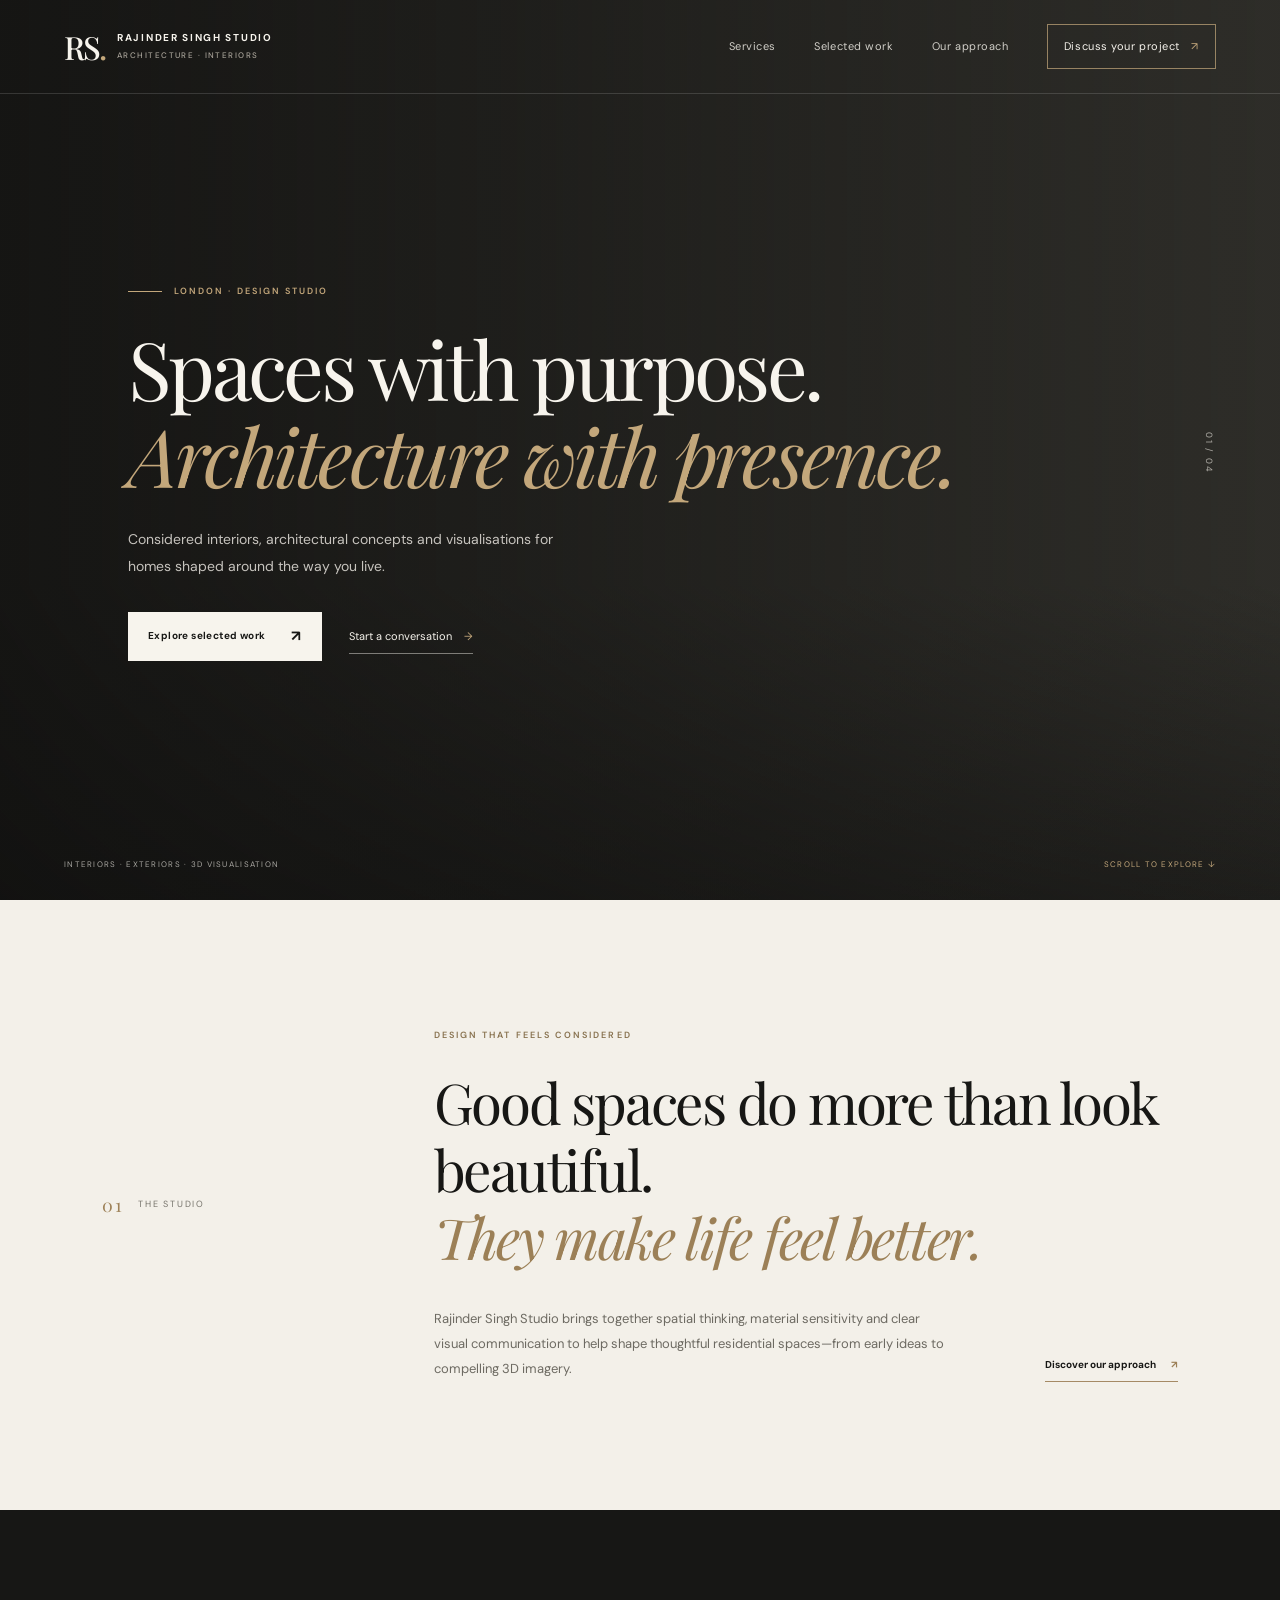
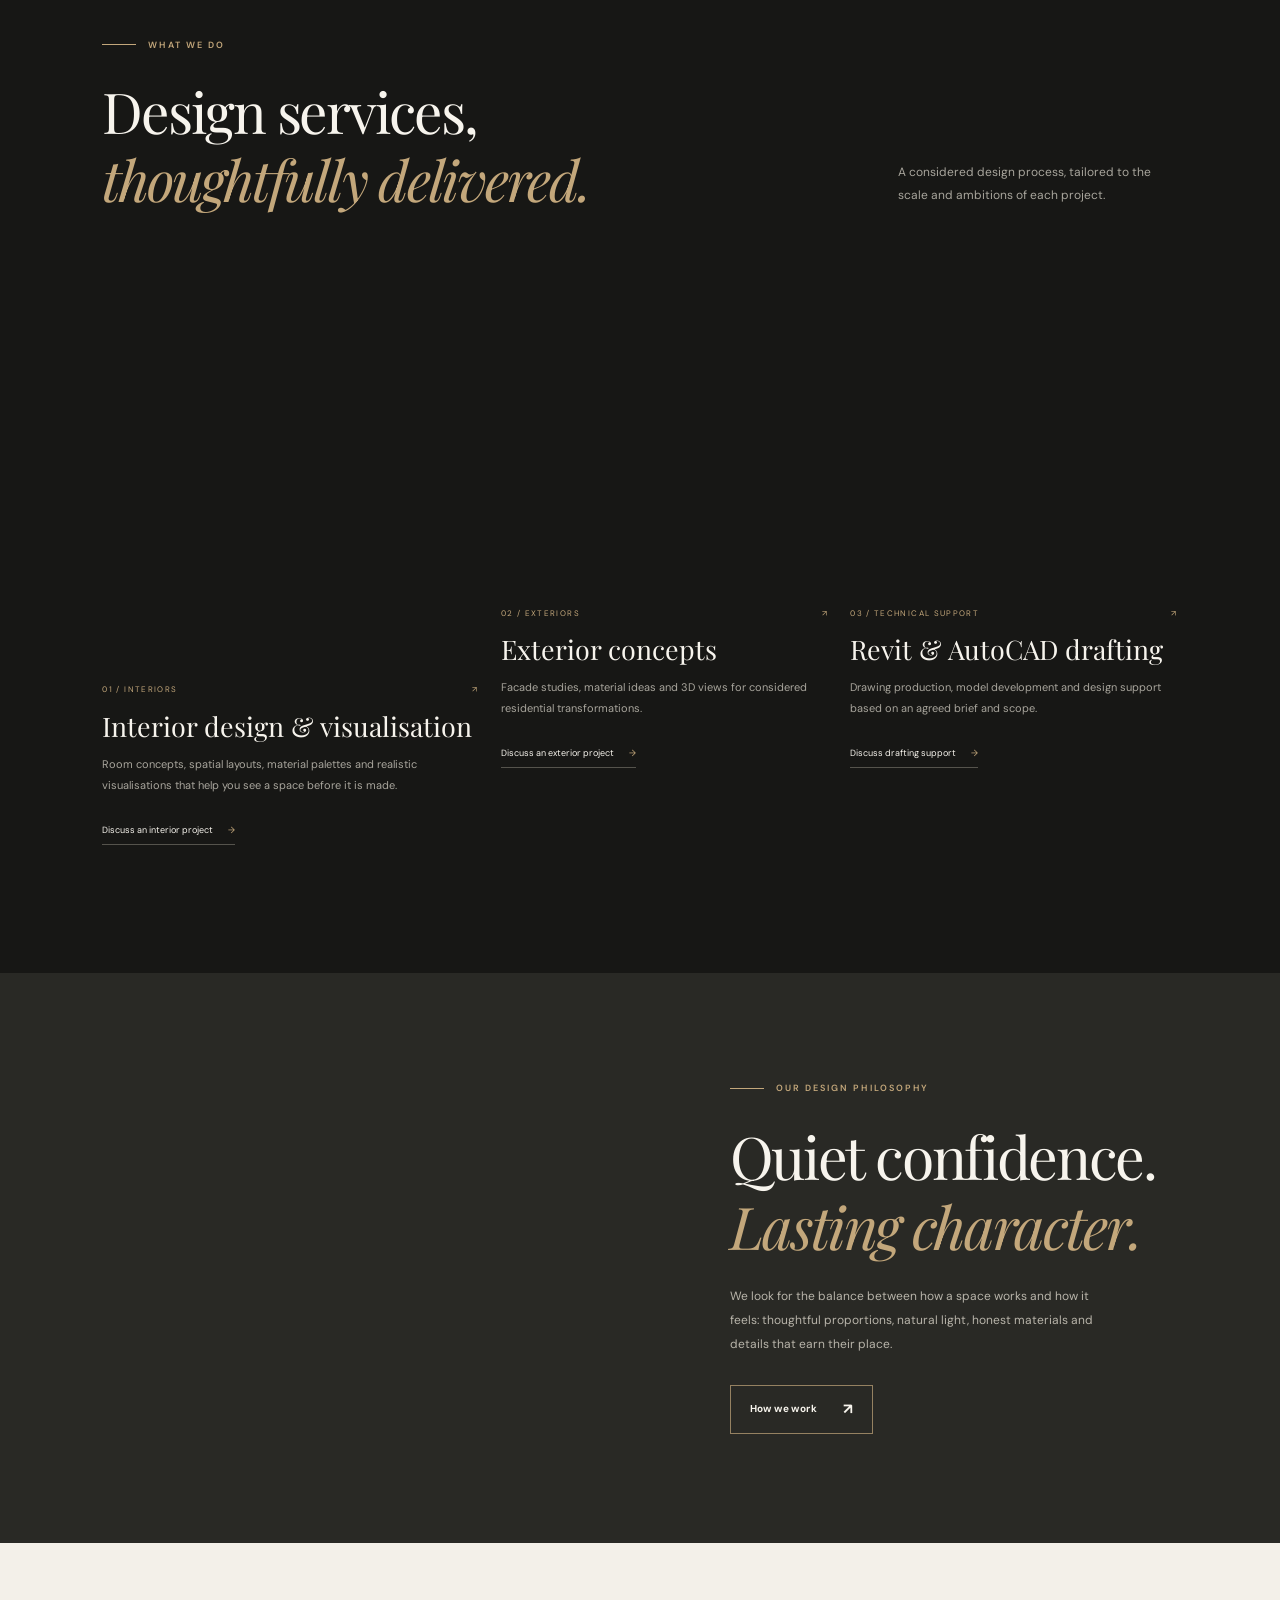
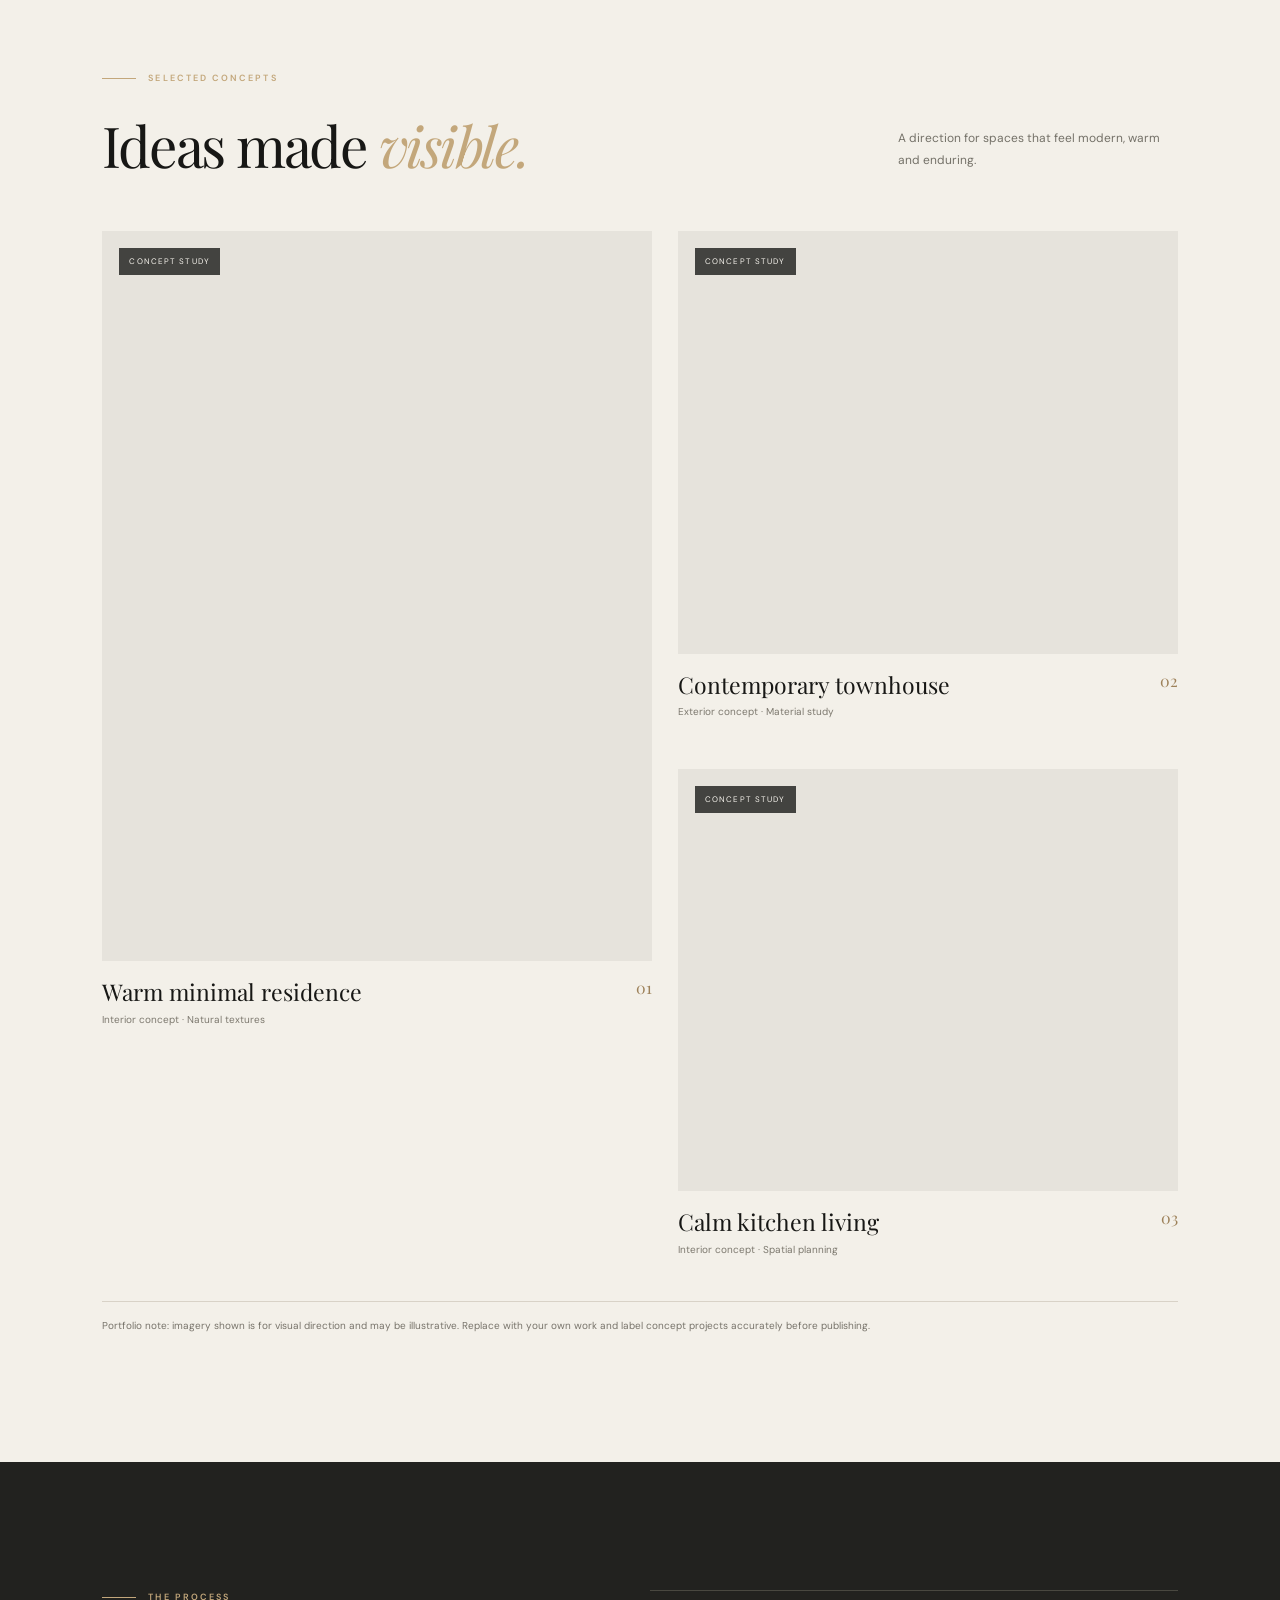
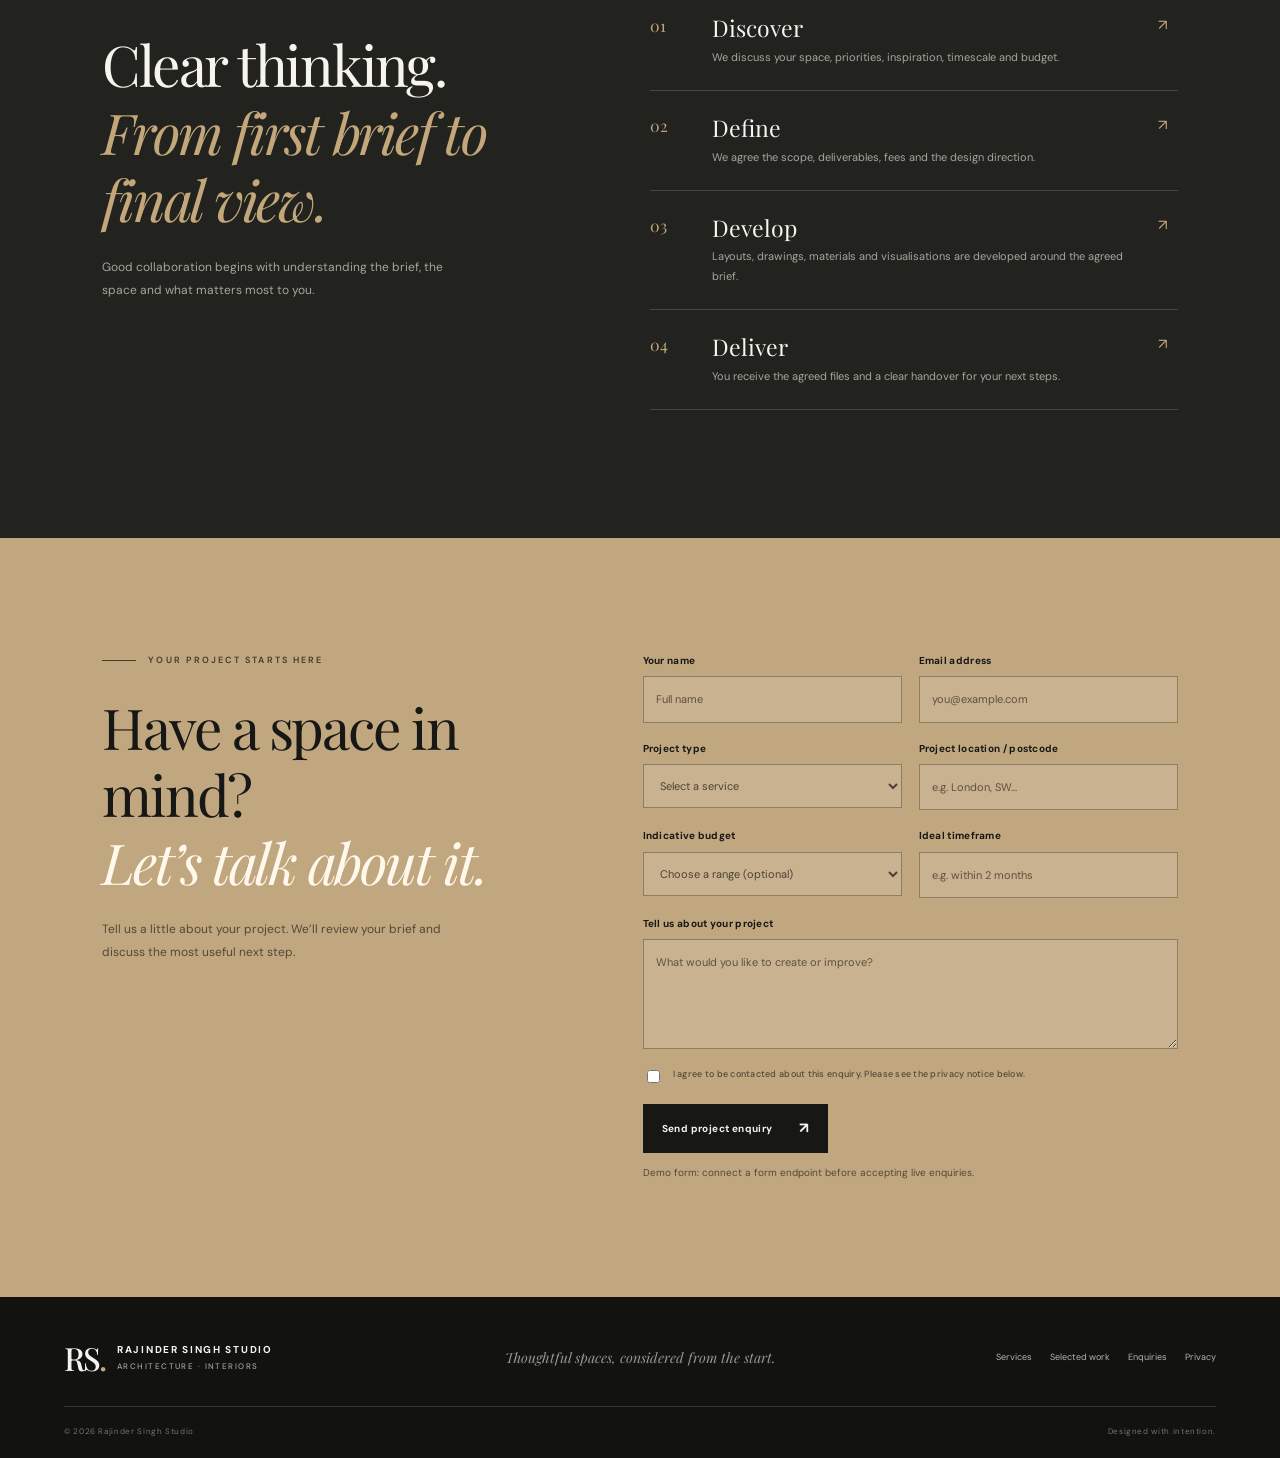
<file: rajinder-singh-studio-website/rajinder-singh-studio/index.html>
<!doctype html>
<html lang="en-GB">
<head>
  <meta charset="utf-8">
  <meta name="viewport" content="width=device-width, initial-scale=1">
  <meta name="theme-color" content="#171715">
  <title>Rajinder Singh Studio | Architecture & Interior Design London</title>
  <meta name="description" content="Considered interior design, architectural concepts and 3D visualisation for residential spaces in London. Discuss your project with Rajinder Singh Studio.">
  <meta property="og:title" content="Rajinder Singh Studio | Architecture & Interiors">
  <meta property="og:description" content="Considered design. Exceptional spaces. Interior concepts, exterior visualisation and architectural design support in London.">
  <meta property="og:type" content="website">
  <link rel="preconnect" href="https://fonts.googleapis.com">
  <link rel="preconnect" href="https://fonts.gstatic.com" crossorigin>
  <link href="https://fonts.googleapis.com/css2?family=DM+Sans:wght@400;500;600;700&family=Playfair+Display:wght@400;500;600&display=swap" rel="stylesheet">
  <link rel="stylesheet" href="styles.css">
</head>
<body>
  <a class="skip-link" href="#main">Skip to content</a>
  <header class="site-header" id="top">
    <a class="wordmark" href="#top" aria-label="Rajinder Singh Studio home">
      <span class="wordmark-mark">RS<span>.</span></span>
      <span class="wordmark-text">RAJINDER SINGH STUDIO<small>ARCHITECTURE · INTERIORS</small></span>
    </a>
    <button class="menu-toggle" aria-label="Open navigation" aria-expanded="false" aria-controls="primary-nav">
      <span></span><span></span>
    </button>
    <nav class="nav" id="primary-nav" aria-label="Main navigation">
      <a href="#services">Services</a>
      <a href="#work">Selected work</a>
      <a href="#approach">Our approach</a>
      <a class="nav-cta" href="#contact">Discuss your project <span>↗</span></a>
    </nav>
  </header>

  <main id="main">
    <section class="hero">
      <div class="hero-image" role="img" aria-label="Contemporary residential architecture with natural materials"></div>
      <div class="hero-shade"></div>
      <div class="hero-content">
        <p class="eyebrow"><span class="eyebrow-line"></span> LONDON · DESIGN STUDIO</p>
        <h1>Spaces with purpose.<br><em>Architecture with presence.</em></h1>
        <p class="hero-copy">Considered interiors, architectural concepts and visualisations for homes shaped around the way you live.</p>
        <div class="hero-actions">
          <a class="button button-light" href="#work">Explore selected work <span>↗</span></a>
          <a class="text-link" href="#contact">Start a conversation <span>→</span></a>
        </div>
      </div>
      <div class="hero-bottom">
        <span>INTERIORS · EXTERIORS · 3D VISUALISATION</span>
        <a href="#intro" aria-label="Scroll to introduction">SCROLL TO EXPLORE ↓</a>
      </div>
      <div class="hero-index">01 / 04</div>
    </section>

    <section class="intro section-pad" id="intro">
      <div class="intro-label"><span class="small-number">01</span><span>THE STUDIO</span></div>
      <div class="intro-body">
        <p class="eyebrow dark-eyebrow">DESIGN THAT FEELS CONSIDERED</p>
        <h2>Good spaces do more than look beautiful.<br><em>They make life feel better.</em></h2>
        <div class="intro-bottom">
          <p>Rajinder Singh Studio brings together spatial thinking, material sensitivity and clear visual communication to help shape thoughtful residential spaces—from early ideas to compelling 3D imagery.</p>
          <a class="underlined-link" href="#approach">Discover our approach <span>↗</span></a>
        </div>
      </div>
    </section>

    <section class="services section-pad" id="services">
      <div class="section-heading">
        <div><p class="eyebrow"><span class="eyebrow-line"></span> WHAT WE DO</p><h2>Design services,<br><em>thoughtfully delivered.</em></h2></div>
        <p class="section-aside">A considered design process, tailored to the scale and ambitions of each project.</p>
      </div>
      <div class="service-grid">
        <article class="service-card service-card-large">
          <div class="service-image image-interior"></div>
          <div class="service-meta"><span>01 / INTERIORS</span><span>↗</span></div>
          <h3>Interior design & visualisation</h3>
          <p>Room concepts, spatial layouts, material palettes and realistic visualisations that help you see a space before it is made.</p>
          <a href="#contact" class="card-link">Discuss an interior project <span>→</span></a>
        </article>
        <article class="service-card">
          <div class="service-image image-exterior"></div>
          <div class="service-meta"><span>02 / EXTERIORS</span><span>↗</span></div>
          <h3>Exterior concepts</h3>
          <p>Facade studies, material ideas and 3D views for considered residential transformations.</p>
          <a href="#contact" class="card-link">Discuss an exterior project <span>→</span></a>
        </article>
        <article class="service-card">
          <div class="service-image image-drawing"></div>
          <div class="service-meta"><span>03 / TECHNICAL SUPPORT</span><span>↗</span></div>
          <h3>Revit & AutoCAD drafting</h3>
          <p>Drawing production, model development and design support based on an agreed brief and scope.</p>
          <a href="#contact" class="card-link">Discuss drafting support <span>→</span></a>
        </article>
      </div>
    </section>

    <section class="statement">
      <div class="statement-image"></div>
      <div class="statement-content">
        <p class="eyebrow"><span class="eyebrow-line"></span> OUR DESIGN PHILOSOPHY</p>
        <h2>Quiet confidence.<br><em>Lasting character.</em></h2>
        <p>We look for the balance between how a space works and how it feels: thoughtful proportions, natural light, honest materials and details that earn their place.</p>
        <a class="button button-outline" href="#approach">How we work <span>↗</span></a>
      </div>
    </section>

    <section class="work section-pad" id="work">
      <div class="section-heading work-heading">
        <div><p class="eyebrow"><span class="eyebrow-line"></span> SELECTED CONCEPTS</p><h2>Ideas made <em>visible.</em></h2></div>
        <p class="section-aside">A direction for spaces that feel modern, warm and enduring.</p>
      </div>
      <div class="work-grid">
        <article class="work-item work-item-tall">
          <div class="work-image work-image-one"><span class="project-tag">CONCEPT STUDY</span></div>
          <div class="work-caption"><div><h3>Warm minimal residence</h3><p>Interior concept · Natural textures</p></div><span>01</span></div>
        </article>
        <article class="work-item">
          <div class="work-image work-image-two"><span class="project-tag">CONCEPT STUDY</span></div>
          <div class="work-caption"><div><h3>Contemporary townhouse</h3><p>Exterior concept · Material study</p></div><span>02</span></div>
        </article>
        <article class="work-item">
          <div class="work-image work-image-three"><span class="project-tag">CONCEPT STUDY</span></div>
          <div class="work-caption"><div><h3>Calm kitchen living</h3><p>Interior concept · Spatial planning</p></div><span>03</span></div>
        </article>
      </div>
      <p class="portfolio-note">Portfolio note: imagery shown is for visual direction and may be illustrative. Replace with your own work and label concept projects accurately before publishing.</p>
    </section>

    <section class="approach section-pad" id="approach">
      <div class="approach-intro">
        <p class="eyebrow"><span class="eyebrow-line"></span> THE PROCESS</p>
        <h2>Clear thinking.<br><em>From first brief to final view.</em></h2>
        <p>Good collaboration begins with understanding the brief, the space and what matters most to you.</p>
      </div>
      <div class="process-list">
        <article><span class="process-number">01</span><div><h3>Discover</h3><p>We discuss your space, priorities, inspiration, timescale and budget.</p></div><span class="process-arrow">↗</span></article>
        <article><span class="process-number">02</span><div><h3>Define</h3><p>We agree the scope, deliverables, fees and the design direction.</p></div><span class="process-arrow">↗</span></article>
        <article><span class="process-number">03</span><div><h3>Develop</h3><p>Layouts, drawings, materials and visualisations are developed around the agreed brief.</p></div><span class="process-arrow">↗</span></article>
        <article><span class="process-number">04</span><div><h3>Deliver</h3><p>You receive the agreed files and a clear handover for your next steps.</p></div><span class="process-arrow">↗</span></article>
      </div>
    </section>

    <section class="contact" id="contact">
      <div class="contact-top">
        <p class="eyebrow"><span class="eyebrow-line"></span> YOUR PROJECT STARTS HERE</p>
        <h2>Have a space in mind?<br><em>Let’s talk about it.</em></h2>
        <p>Tell us a little about your project. We’ll review your brief and discuss the most useful next step.</p>
      </div>
      <form class="enquiry-form" id="enquiry-form">
        <div class="form-row">
          <label>Your name<input type="text" name="name" autocomplete="name" placeholder="Full name" required></label>
          <label>Email address<input type="email" name="email" autocomplete="email" placeholder="you@example.com" required></label>
        </div>
        <div class="form-row">
          <label>Project type
            <select name="projectType" required>
              <option value="" selected disabled>Select a service</option>
              <option>Interior design & visualisation</option>
              <option>Exterior concept & visualisation</option>
              <option>Revit / AutoCAD drafting</option>
              <option>Residential design support</option>
              <option>Other / not sure yet</option>
            </select>
          </label>
          <label>Project location / postcode<input type="text" name="location" placeholder="e.g. London, SW…"></label>
        </div>
        <div class="form-row">
          <label>Indicative budget
            <select name="budget">
              <option value="" selected>Choose a range (optional)</option>
              <option>Under £500</option><option>£500–£1,500</option><option>£1,500–£5,000</option><option>£5,000+</option><option>To be discussed</option>
            </select>
          </label>
          <label>Ideal timeframe<input type="text" name="timeframe" placeholder="e.g. within 2 months"></label>
        </div>
        <label>Tell us about your project<textarea name="message" rows="4" placeholder="What would you like to create or improve?" required></textarea></label>
        <label class="consent"><input type="checkbox" name="consent" required><span>I agree to be contacted about this enquiry. Please see the privacy notice below.</span></label>
        <button class="button button-light submit-button" type="submit">Send project enquiry <span>↗</span></button>
        <p class="form-status" id="form-status" role="status" aria-live="polite">Demo form: connect a form endpoint before accepting live enquiries.</p>
      </form>
    </section>
  </main>

  <footer class="footer">
    <a class="wordmark footer-wordmark" href="#top"><span class="wordmark-mark">RS<span>.</span></span><span class="wordmark-text">RAJINDER SINGH STUDIO<small>ARCHITECTURE · INTERIORS</small></span></a>
    <p>Thoughtful spaces, considered from the start.</p>
    <div class="footer-links"><a href="#services">Services</a><a href="#work">Selected work</a><a href="#contact">Enquiries</a><a href="privacy.html">Privacy</a></div>
    <div class="footer-bottom"><span>© <span id="year"></span> Rajinder Singh Studio</span><span>Designed with intention.</span></div>
  </footer>
  <script src="script.js"></script>
</body>
</html>
</file>
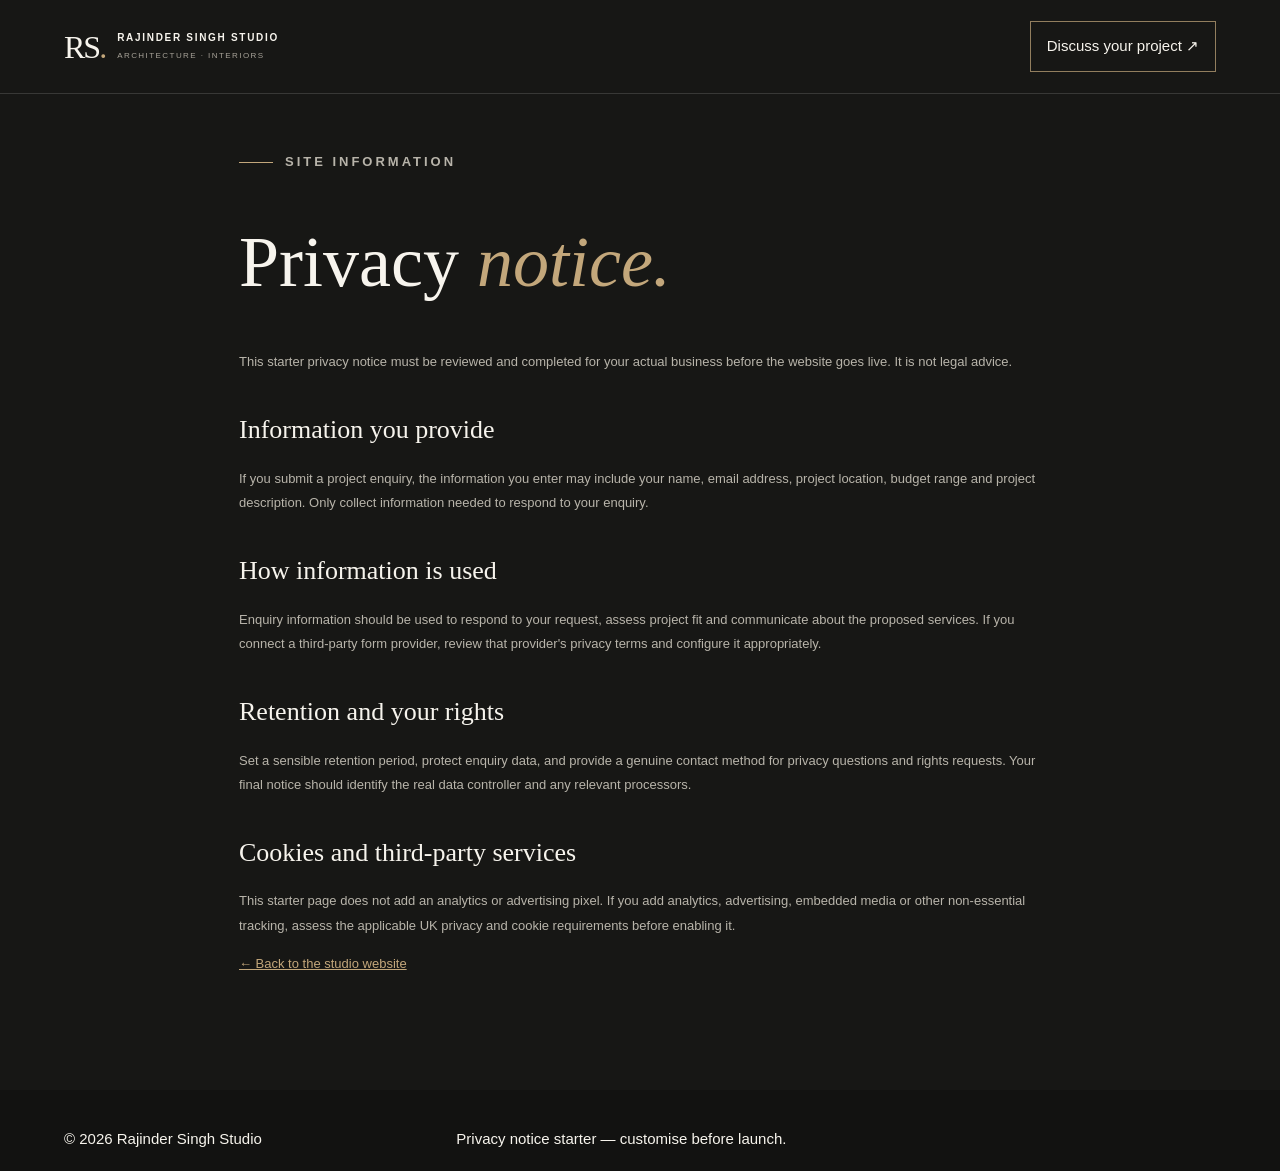
<file: rajinder-singh-studio-website/rajinder-singh-studio/privacy.html>
<!doctype html>
<html lang="en-GB">
<head>
  <meta charset="utf-8"><meta name="viewport" content="width=device-width, initial-scale=1">
  <meta name="theme-color" content="#171715">
  <title>Privacy Notice | Rajinder Singh Studio</title>
  <link rel="stylesheet" href="styles.css">
  <style>.privacy-page{max-width:850px;margin:0 auto;padding:150px 24px 100px}.privacy-page h1{font:400 clamp(42px,7vw,72px)/1.1 var(--serif)}.privacy-page h2{font:400 26px var(--serif);margin-top:40px}.privacy-page p,.privacy-page li{color:#b8b4aa;font-size:13px;line-height:1.9}.privacy-page a{color:var(--gold);text-decoration:underline}</style>
</head>
<body>
<header class="site-header"><a class="wordmark" href="index.html"><span class="wordmark-mark">RS<span>.</span></span><span class="wordmark-text">RAJINDER SINGH STUDIO<small>ARCHITECTURE · INTERIORS</small></span></a><a class="nav-cta" href="index.html#contact">Discuss your project ↗</a></header>
<main class="privacy-page">
  <p class="eyebrow"><span class="eyebrow-line"></span> SITE INFORMATION</p>
  <h1>Privacy <em>notice.</em></h1>
  <p>This starter privacy notice must be reviewed and completed for your actual business before the website goes live. It is not legal advice.</p>
  <h2>Information you provide</h2>
  <p>If you submit a project enquiry, the information you enter may include your name, email address, project location, budget range and project description. Only collect information needed to respond to your enquiry.</p>
  <h2>How information is used</h2>
  <p>Enquiry information should be used to respond to your request, assess project fit and communicate about the proposed services. If you connect a third-party form provider, review that provider's privacy terms and configure it appropriately.</p>
  <h2>Retention and your rights</h2>
  <p>Set a sensible retention period, protect enquiry data, and provide a genuine contact method for privacy questions and rights requests. Your final notice should identify the real data controller and any relevant processors.</p>
  <h2>Cookies and third-party services</h2>
  <p>This starter page does not add an analytics or advertising pixel. If you add analytics, advertising, embedded media or other non-essential tracking, assess the applicable UK privacy and cookie requirements before enabling it.</p>
  <p><a href="index.html">← Back to the studio website</a></p>
</main>
<footer class="footer"><span>© <span id="year"></span> Rajinder Singh Studio</span><span>Privacy notice starter — customise before launch.</span></footer>
<script>document.querySelector("#year").textContent = new Date().getFullYear();</script>
</body>
</html>
</file>
<file: rajinder-singh-studio-website/rajinder-singh-studio/styles.css>
/* Rajinder Singh Studio — premium editorial design system */
:root {
  --ink: #171715;
  --ink-soft: #22221f;
  --paper: #f3f0e9;
  --paper-deep: #e8e3d9;
  --ivory: #f7f4ed;
  --gold: #c3a77b;
  --muted: #a8a399;
  --line: rgba(243,240,233,.18);
  --serif: "Playfair Display", Georgia, serif;
  --sans: "DM Sans", Arial, sans-serif;
  --max: 1440px;
}
* { box-sizing: border-box; }
html { scroll-behavior: smooth; scroll-padding-top: 90px; }
body { margin: 0; background: var(--ink); color: var(--ivory); font-family: var(--sans); font-size: 15px; line-height: 1.65; -webkit-font-smoothing: antialiased; }
a { color: inherit; text-decoration: none; }
button, input, select, textarea { font: inherit; }
button, a, input, select, textarea { -webkit-tap-highlight-color: transparent; }
::selection { background: var(--gold); color: var(--ink); }
.skip-link { position: absolute; top: -100px; left: 20px; z-index: 99; padding: 10px 14px; background: var(--ivory); color: var(--ink); }
.skip-link:focus { top: 10px; }
.site-header { position: absolute; z-index: 20; top: 0; left: 0; width: 100%; min-height: 94px; padding: 0 clamp(22px, 5vw, 76px); display: flex; align-items: center; justify-content: space-between; border-bottom: 1px solid rgba(255,255,255,.14); transition: background .3s, min-height .3s; }
.site-header.scrolled { position: fixed; min-height: 76px; background: rgba(23,23,21,.96); backdrop-filter: blur(12px); border-bottom-color: var(--line); }
.wordmark { display: inline-flex; align-items: center; gap: 12px; min-width: 235px; }
.wordmark-mark { font: 500 32px/1 var(--serif); letter-spacing: -2px; }
.wordmark-mark span { color: var(--gold); }
.wordmark-text { font-size: 10px; letter-spacing: .17em; font-weight: 700; line-height: 1.45; }
.wordmark-text small { display: block; color: var(--muted); font-size: 8px; letter-spacing: .18em; font-weight: 500; margin-top: 4px; }
.nav { display: flex; align-items: center; gap: clamp(18px, 3vw, 44px); font-size: 11px; letter-spacing: .05em; }
.nav > a:not(.nav-cta) { color: rgba(247,244,237,.82); transition: color .2s; }
.nav > a:hover, .footer-links a:hover { color: var(--gold); }
.nav-cta { padding: 12px 16px; border: 1px solid rgba(195,167,123,.72); color: var(--ivory); transition: background .2s,color .2s; }
.nav-cta span { color: var(--gold); margin-left: 8px; }
.nav-cta:hover { background: var(--gold); color: var(--ink) !important; }
.nav-cta:hover span { color: var(--ink); }
.menu-toggle { display: none; }
.hero { position: relative; min-height: 760px; height: min(920px, 100svh); max-height: 1000px; display: flex; align-items: center; overflow: hidden; background: #34332e; }
.hero-image, .hero-shade { position: absolute; inset: 0; }
.hero-image { background: url("https://images.unsplash.com/photo-1600210492486-724fe5c67fb0?auto=format&fit=crop&w=2400&q=88") center 54%/cover no-repeat; transform: scale(1.025); animation: heroReveal 1.4s ease both; }
.hero-shade { background: linear-gradient(90deg, rgba(15,15,14,.82) 0%, rgba(15,15,14,.56) 42%, rgba(15,15,14,.16) 100%), linear-gradient(0deg, rgba(15,15,14,.5), transparent 35%); }
.hero-content { position: relative; z-index: 2; width: min(850px, 85%); margin-left: clamp(24px, 10vw, 150px); padding-top: 45px; }
.eyebrow { display: flex; align-items: center; gap: 12px; margin: 0 0 25px; font-size: 9px; font-weight: 600; letter-spacing: .23em; color: var(--gold); }
.eyebrow-line { width: 34px; height: 1px; background: var(--gold); display: inline-block; }
.hero h1 { font: 400 clamp(43px, 6.3vw, 88px)/1.08 var(--serif); letter-spacing: -.045em; margin: 0; max-width: 900px; }
h1 em, h2 em { color: var(--gold); font-weight: 400; }
.hero-copy { max-width: 450px; color: rgba(247,244,237,.78); font-size: 14px; line-height: 1.9; margin: 28px 0 32px; }
.hero-actions { display: flex; align-items: center; flex-wrap: wrap; gap: 27px; }
.button { min-height: 49px; display: inline-flex; align-items: center; justify-content: center; gap: 26px; padding: 0 19px; font-size: 10px; font-weight: 700; letter-spacing: .04em; border: 1px solid transparent; cursor: pointer; transition: background .25s, color .25s, border-color .25s, transform .25s; }
.button span { font-size: 15px; }
.button:hover { transform: translateY(-2px); }
.button-light { color: var(--ink); background: var(--ivory); }
.button-light:hover { background: var(--gold); }
.text-link { font-size: 11px; color: var(--ivory); border-bottom: 1px solid rgba(247,244,237,.45); padding: 8px 0; }
.text-link span { color: var(--gold); margin-left: 9px; }
.hero-bottom { position: absolute; z-index: 2; left: clamp(24px, 5vw, 76px); right: clamp(24px, 5vw, 76px); bottom: 29px; display: flex; justify-content: space-between; gap: 20px; color: rgba(247,244,237,.65); font-size: 8px; letter-spacing: .16em; }
.hero-bottom a { color: var(--gold); }
.hero-index { position: absolute; z-index: 2; right: clamp(24px, 5vw, 76px); top: 48%; writing-mode: vertical-rl; font-size: 9px; letter-spacing: .2em; color: rgba(247,244,237,.65); }
.section-pad { padding: clamp(76px, 10vw, 145px) clamp(24px, 8vw, 120px); }
.intro { background: var(--paper); color: var(--ink); display: grid; grid-template-columns: .65fr 2fr; gap: 7vw; }
.intro-label { display: flex; align-items: center; gap: 14px; color: #76736b; font-size: 9px; letter-spacing: .2em; }
.small-number { color: #9e8259; font: 18px var(--serif); }
.dark-eyebrow { color: #88724f; }
.intro h2, .section-heading h2, .approach h2, .contact h2 { font: 400 clamp(34px, 4.4vw, 61px)/1.2 var(--serif); letter-spacing: -.04em; margin: 0; }
.intro h2 em { color: #9c8057; }
.intro-bottom { display: flex; align-items: flex-end; justify-content: space-between; gap: 35px; margin-top: 35px; }
.intro-bottom p { max-width: 510px; color: #6d6a62; font-size: 13px; line-height: 1.95; margin: 0; }
.underlined-link { white-space: nowrap; padding-bottom: 7px; border-bottom: 1px solid #a58a65; font-size: 10px; font-weight: 700; }
.underlined-link span { margin-left: 13px; color: #9c8057; }
.services { background: var(--ink); }
.section-heading { display: flex; align-items: flex-end; justify-content: space-between; gap: 40px; margin-bottom: 53px; }
.section-heading h2 { color: var(--ivory); }
.section-aside { max-width: 280px; margin: 0 0 6px; color: #a8a59c; font-size: 12px; line-height: 1.9; }
.service-grid { display: grid; grid-template-columns: 1.15fr 1fr 1fr; gap: 22px; align-items: start; }
.service-card { min-width: 0; }
.service-image { width: 100%; height: clamp(210px, 25vw, 340px); background-size: cover; background-position: center; filter: saturate(.78); transition: filter .4s, transform .6s; }
.service-card:hover .service-image { filter: saturate(1); }
.service-card-large .service-image { height: clamp(250px, 31vw, 410px); }
.image-interior { background-image: url("https://images.unsplash.com/photo-1600210492486-724fe5c67fb0?auto=format&fit=crop&w=1200&q=82"); }
.image-exterior { background-image: url("https://images.unsplash.com/photo-1600607687939-ce8a6c25118c?auto=format&fit=crop&w=1000&q=82"); }
.image-drawing { background-image: url("https://images.unsplash.com/photo-1503387762-592ded58ef4e?auto=format&fit=crop&w=1000&q=82"); }
.service-meta { display: flex; justify-content: space-between; margin-top: 21px; color: var(--gold); font-size: 8px; letter-spacing: .17em; }
.service-card h3 { font: 400 clamp(21px, 2.1vw, 29px)/1.25 var(--serif); margin: 13px 0 11px; }
.service-card p { max-width: 370px; color: #a8a59c; font-size: 11px; line-height: 1.9; margin: 0 0 20px; }
.card-link { display: inline-flex; gap: 15px; align-items: center; padding-bottom: 6px; border-bottom: 1px solid #55534c; font-size: 9px; }
.card-link span { color: var(--gold); }
.statement { display: grid; grid-template-columns: 1fr 1fr; min-height: 570px; background: #292925; }
.statement-image { background: url("https://images.unsplash.com/photo-1600607687920-4e2a09cf159d?auto=format&fit=crop&w=1500&q=86") center/cover; min-height: 480px; }
.statement-content { align-self: center; padding: 80px clamp(30px, 7vw, 100px); }
.statement-content h2 { font: 400 clamp(37px, 4.6vw, 62px)/1.18 var(--serif); letter-spacing: -.04em; margin: 0 0 24px; }
.statement-content p:not(.eyebrow) { color: #b8b4aa; font-size: 12px; line-height: 2; max-width: 390px; margin: 0 0 29px; }
.button-outline { border-color: rgba(195,167,123,.7); color: var(--ivory); }
.button-outline:hover { background: var(--gold); color: var(--ink); }
.work { background: var(--paper); color: var(--ink); }
.work .section-heading h2 { color: var(--ink); }
.work .section-aside { color: #747168; }
.work-grid { display: grid; grid-template-columns: 1.1fr 1fr; gap: 48px 26px; align-items: start; }
.work-item-tall { grid-row: span 2; }
.work-image { position: relative; height: clamp(250px, 33vw, 430px); background-size: cover; background-position: center; overflow: hidden; }
.work-item-tall .work-image { height: clamp(450px, 57vw, 760px); }
.work-image::after { content: ""; position: absolute; inset: 0; background: rgba(20,20,18,.06); transition: background .3s; }
.work-item:hover .work-image::after { background: rgba(20,20,18,0); }
.work-image-one { background-image: url("https://images.unsplash.com/photo-1600210492486-724fe5c67fb0?auto=format&fit=crop&w=1500&q=88"); }
.work-image-two { background-image: url("https://images.unsplash.com/photo-1600607687939-ce8a6c25118c?auto=format&fit=crop&w=1300&q=86"); }
.work-image-three { background-image: url("https://images.unsplash.com/photo-1600607687920-4e2a09cf159d?auto=format&fit=crop&w=1300&q=86"); }
.project-tag { position: absolute; z-index: 1; top: 17px; left: 17px; padding: 7px 10px; color: var(--ivory); background: rgba(23,23,21,.78); font-size: 8px; letter-spacing: .14em; }
.work-caption { display: flex; justify-content: space-between; gap: 15px; padding-top: 16px; }
.work-caption h3 { margin: 0; font: 400 23px/1.3 var(--serif); }
.work-caption p { color: #7c786e; font-size: 10px; margin: 5px 0 0; }
.work-caption > span { color: #9d8159; font: 16px var(--serif); }
.portfolio-note { margin: 42px 0 0; padding-top: 16px; border-top: 1px solid #d8d2c7; color: #77736a; font-size: 10px; }
.approach { display: grid; grid-template-columns: .9fr 1.1fr; gap: 9vw; background: #22221f; }
.approach h2 { margin-bottom: 23px; }
.approach-intro > p:last-child { max-width: 360px; color: #a8a59c; font-size: 12px; line-height: 1.95; }
.process-list article { display: grid; grid-template-columns: 42px 1fr 20px; gap: 20px; padding: 22px 0; border-top: 1px solid #494840; }
.process-list article:last-child { border-bottom: 1px solid #494840; }
.process-number { color: var(--gold); font: 16px var(--serif); padding-top: 2px; }
.process-list h3 { font: 400 23px/1.3 var(--serif); margin: 0 0 5px; }
.process-list p { color: #a8a59c; font-size: 11px; line-height: 1.8; margin: 0; max-width: 430px; }
.process-arrow { color: var(--gold); }
.contact { display: grid; grid-template-columns: .9fr 1.1fr; gap: 8vw; padding: clamp(75px, 9vw, 125px) clamp(24px, 8vw, 120px); background: #c1a77f; color: var(--ink); }
.contact .eyebrow { color: #453b2b; }
.contact .eyebrow-line { background: #453b2b; }
.contact h2 { font-size: clamp(37px, 4.4vw, 60px); }
.contact h2 em { color: #fff8eb; }
.contact-top > p:last-child { max-width: 350px; color: #514839; font-size: 12px; line-height: 1.9; margin-top: 23px; }
.enquiry-form { display: flex; flex-direction: column; gap: 18px; }
.form-row { display: grid; grid-template-columns: 1fr 1fr; gap: 17px; }
.enquiry-form label { display: flex; flex-direction: column; gap: 7px; font-size: 10px; font-weight: 700; letter-spacing: .03em; }
.enquiry-form input:not([type=checkbox]), .enquiry-form select, .enquiry-form textarea { width: 100%; border: 1px solid rgba(23,23,21,.34); border-radius: 0; background: rgba(255,255,255,.12); color: var(--ink); padding: 13px 12px; outline: none; font-size: 11px; font-weight: 400; }
.enquiry-form input::placeholder, .enquiry-form textarea::placeholder { color: #5c5141; }
.enquiry-form select { color: #4b4236; }
.enquiry-form select option { background: var(--paper); color: var(--ink); }
.enquiry-form input:focus, .enquiry-form select:focus, .enquiry-form textarea:focus { border-color: var(--ink); box-shadow: 0 0 0 1px var(--ink); }
.enquiry-form textarea { resize: vertical; min-height: 110px; }
.enquiry-form .consent { display: flex; flex-direction: row; align-items: flex-start; gap: 10px; color: #514839; font-size: 9px; font-weight: 500; line-height: 1.6; }
.consent input { margin-top: 3px; accent-color: var(--ink); }
.submit-button { align-self: flex-start; border: 0; background: var(--ink); color: var(--ivory); }
.submit-button:hover { background: #35342e; }
.form-status { margin: -6px 0 0; font-size: 10px; color: #514839; }
.footer { padding: 37px clamp(24px, 5vw, 76px) 20px; background: #121211; display: grid; grid-template-columns: 1fr 1fr 1fr; gap: 25px; align-items: center; }
.footer-wordmark { min-width: 0; }
.footer > p { color: #99968d; font: italic 14px var(--serif); text-align: center; }
.footer-links { display: flex; justify-content: flex-end; gap: 18px; flex-wrap: wrap; font-size: 9px; color: #b9b5ab; }
.footer-bottom { grid-column: 1 / -1; display: flex; justify-content: space-between; gap: 20px; padding-top: 18px; border-top: 1px solid #35342f; color: #77746d; font-size: 8px; letter-spacing: .08em; }
@keyframes heroReveal { from { opacity: .6; transform: scale(1.07); } to { opacity: 1; transform: scale(1.025); } }
@media (min-width: 1500px) { .hero-content { margin-left: max(150px, calc((100vw - 1200px)/2)); } }
@media (max-width: 900px) {
  .site-header { min-height: 78px; }
  .wordmark { min-width: 0; }
  .menu-toggle { display: flex; flex-direction: column; gap: 6px; background: transparent; border: 0; padding: 12px 4px 12px 12px; z-index: 25; }
  .menu-toggle span { width: 25px; height: 1px; background: var(--ivory); display: block; }
  .nav { display: none; position: absolute; top: 100%; left: 0; right: 0; padding: 24px; background: rgba(23,23,21,.98); flex-direction: column; align-items: stretch; gap: 0; border-bottom: 1px solid var(--line); }
  .nav.open { display: flex; }
  .nav > a:not(.nav-cta) { padding: 14px 0; border-bottom: 1px solid var(--line); }
  .nav-cta { margin-top: 16px; text-align: center; }
  .hero { min-height: 720px; height: 88svh; }
  .hero-content { margin-left: 7vw; width: 86%; }
  .intro { grid-template-columns: 1fr; gap: 25px; }
  .intro-label { margin-bottom: 0; }
  .service-grid { grid-template-columns: 1fr 1fr; }
  .service-card-large { grid-column: 1 / -1; }
  .service-card-large .service-image { height: 420px; }
  .service-image { height: 300px; }
  .statement { grid-template-columns: 1fr 1fr; }
  .statement-content { padding: 55px 35px; }
  .approach { grid-template-columns: 1fr; gap: 40px; }
  .contact { grid-template-columns: 1fr; gap: 38px; }
  .footer { grid-template-columns: 1fr 1fr; }
  .footer > p { text-align: right; }
  .footer-links { grid-column: 1 / -1; justify-content: flex-start; }
}
@media (max-width: 600px) {
  .wordmark-mark { font-size: 28px; }
  .wordmark-text { font-size: 8px; }
  .wordmark-text small { font-size: 7px; }
  .hero { min-height: 700px; height: 92svh; max-height: 900px; }
  .hero-image { background-position: 58% center; }
  .hero-shade { background: linear-gradient(90deg, rgba(15,15,14,.78), rgba(15,15,14,.3)), linear-gradient(0deg, rgba(15,15,14,.55), transparent 50%); }
  .hero-content { margin-left: 24px; width: calc(100% - 48px); padding-top: 30px; }
  .hero h1 { font-size: clamp(42px, 12vw, 60px); }
  .hero-copy { font-size: 12px; max-width: 340px; }
  .hero-actions { align-items: flex-start; flex-direction: column; gap: 17px; }
  .hero-bottom { left: 24px; right: 24px; font-size: 7px; }
  .hero-bottom span { max-width: 180px; line-height: 1.8; }
  .hero-index { display: none; }
  .section-pad { padding: 76px 24px; }
  .intro h2, .section-heading h2, .approach h2, .contact h2 { font-size: 38px; }
  .intro-bottom { align-items: flex-start; flex-direction: column; gap: 22px; }
  .section-heading { align-items: flex-start; flex-direction: column; gap: 18px; margin-bottom: 35px; }
  .section-aside { margin: 0; }
  .service-grid { grid-template-columns: 1fr; gap: 38px; }
  .service-card-large { grid-column: auto; }
  .service-card-large .service-image, .service-image { height: 290px; }
  .statement { grid-template-columns: 1fr; }
  .statement-image { min-height: 330px; }
  .statement-content { padding: 60px 24px 70px; }
  .statement-content h2 { font-size: 43px; }
  .work-grid { grid-template-columns: 1fr; gap: 35px; }
  .work-item-tall { grid-row: auto; }
  .work-item-tall .work-image, .work-image { height: 310px; }
  .work-caption h3 { font-size: 21px; }
  .portfolio-note { line-height: 1.8; }
  .process-list article { grid-template-columns: 30px 1fr 16px; gap: 12px; }
  .form-row { grid-template-columns: 1fr; gap: 18px; }
  .contact { padding: 75px 24px; }
  .footer { grid-template-columns: 1fr; gap: 16px; padding: 30px 24px 18px; }
  .footer > p { text-align: left; margin: 0; }
  .footer-links { grid-column: auto; justify-content: flex-start; gap: 16px; }
  .footer-bottom { grid-column: auto; flex-direction: column; gap: 8px; }
}
@media (prefers-reduced-motion: reduce) {
  *, *::before, *::after { scroll-behavior: auto !important; animation-duration: .01ms !important; animation-iteration-count: 1 !important; transition-duration: .01ms !important; }
}
</file>
